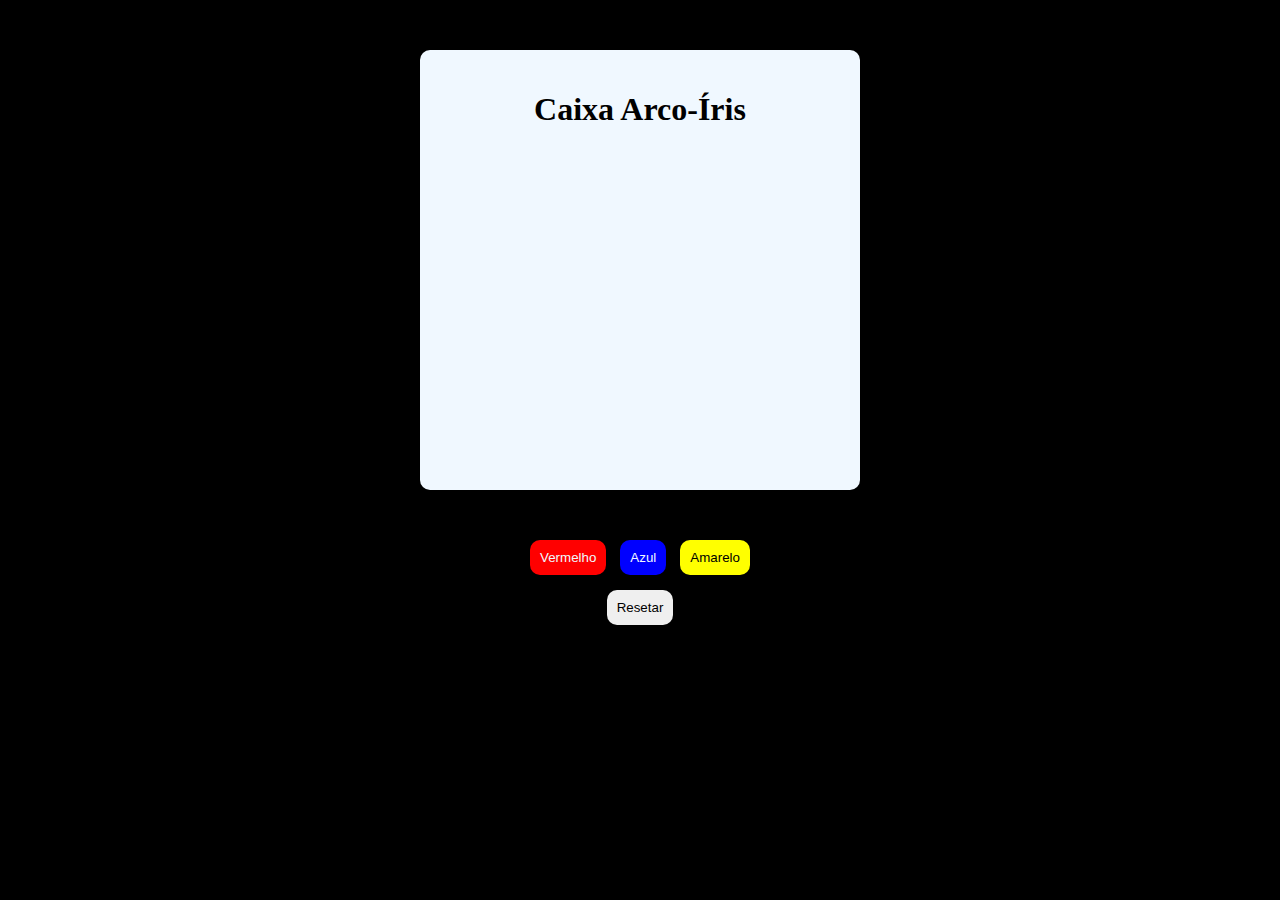
<file: exercicio-1/index.html>
<!DOCTYPE html>
<html lang="en">
<head>
    <meta charset="UTF-8">
    <meta name="viewport" content="width=device-width, initial-scale=1.0">
    <title>Document</title>
    <link rel="stylesheet" href="style.css">
</head>
<body>
    <div class="caixa">
        <h1>Caixa Arco-Íris</h1>
    </div>
    <div class="botoes">
    <button id="vermelho">Vermelho</button>
    <button id="azul">Azul</button>
    <button id="amarelo">Amarelo</button>
    </div>
    <button id="reset">Resetar</button>

    <script src="script.js"></script>
</body>
</html>
</file>
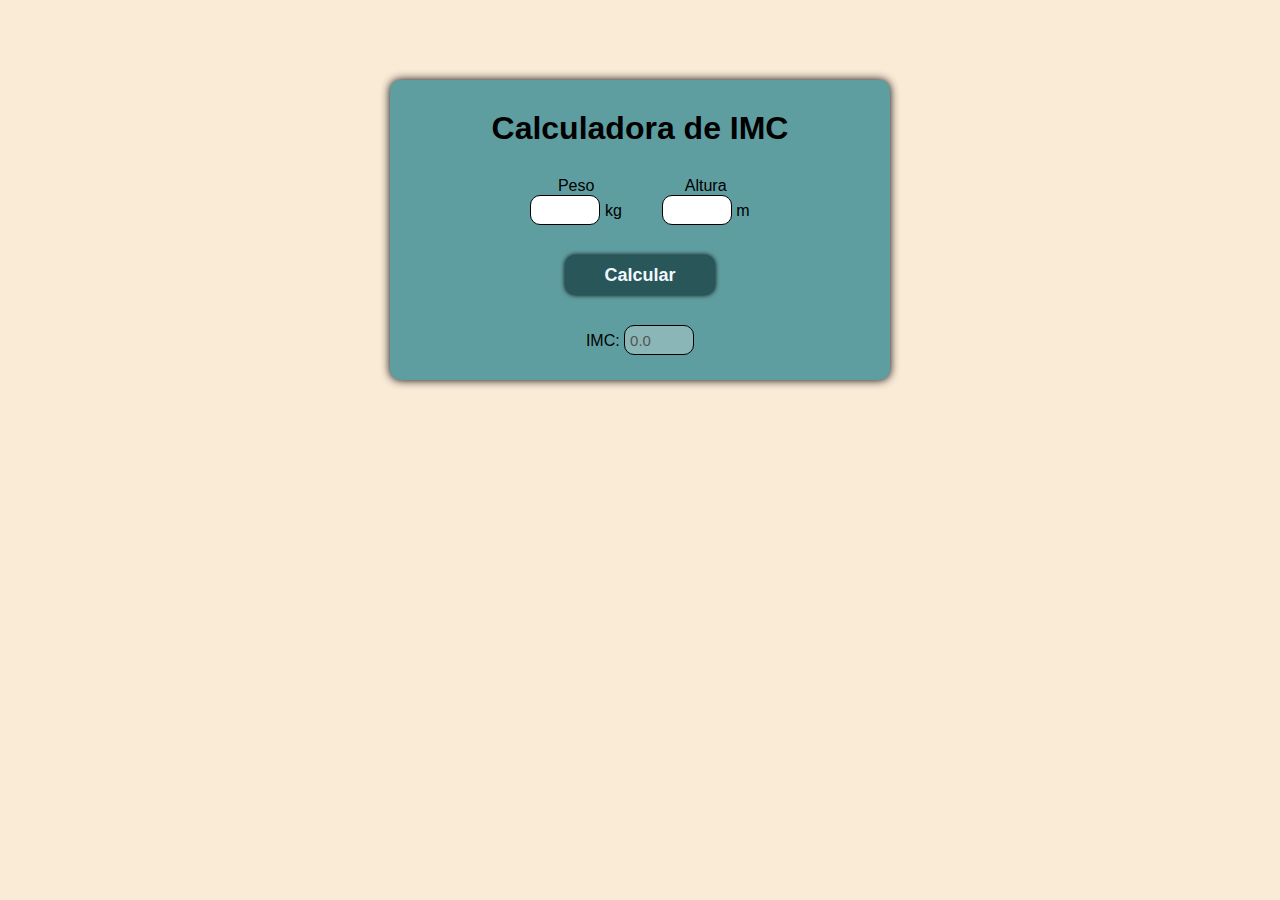
<file: exercicio-2/index.html>
<!DOCTYPE html>
<html lang="pt-br">
<head>
    <meta charset="UTF-8">
    <meta name="viewport" content="width=device-width, initial-scale=1.0">
    <title>Calculadora de IMC</title>
    <link rel="stylesheet" href="style.css">
</head>
<body>
    <main>
        <h1>Calculadora de IMC</h1>
        <form action="" method="post" id="formulario">
            <section>
                <div class="form-group">
                    <label for="peso">Peso</label><br>
                    <input type="number" name="peso" id="peso" required><span> kg</span>
                </div>
                <div class="form-group">
                    <label for="altura">Altura</label><br>
                    <input type="number" name="altura" id="altura" required><span> m</span>
                </div>
            </section>
            <button id="calcular" type="submit">Calcular</button>
            <div>
                <label for="imc">IMC: </label>
                <input type="number" name="imc" id="imc" value="0.0" disabled>
                <span id="aviso"></span>
            </div>
        </form>
        <script src="script.js"></script>
    </main>
</body>
</html>
</file>
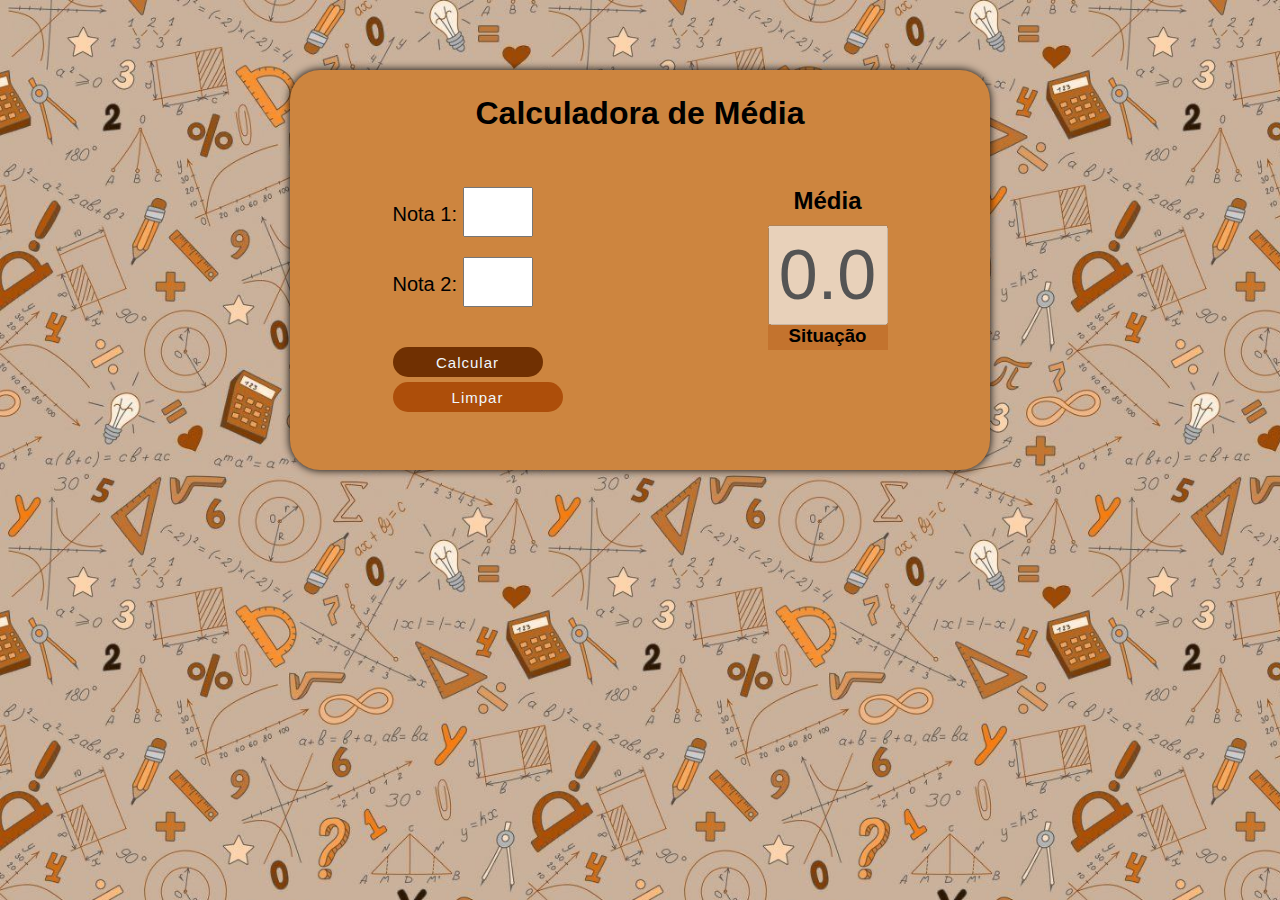
<file: exercicio-3/index.html>
<!DOCTYPE html>
<html lang="pt-br">
<head>
    <meta charset="UTF-8">
    <meta name="viewport" content="width=device-width, initial-scale=1.0">
    <title>Calculadora de Média</title>
    <link rel="stylesheet" href="style.css">
</head>
<body>
    <main>
        <h1>Calculadora de Média</h1>
        <form action="" method="post" id="formulario">
            <section class="notas">
                <div class="form-group">
                    <label for="nota1">Nota 1: </label>
                    <input type="number" name="nota1" id="nota1" min="0" max="10" required>
                </div>
                <div class="form-group">
                    <label for="nota2">Nota 2: </label>
                    <input type="number" name="nota2" id="nota2" min="0" max="10" required onblur="validarNumero()">
                </div>
                <div class="botoes">
                    <button type="submit" id="calcular">Calcular</button>
                    <button type="reset" id="limpar">Limpar</button>
                </div>
            </section>
            <section class="display-da-media">
                <h2>Média</h2>
                <input type="text" id="media" value="0.0" disabled>
                <h3 class="situacao">Situação</h3>
                <span class="aviso"></span>
            </section>
        </form>
        
    </main>
    <script src="script.js"></script>
</body>
</html>
</file>
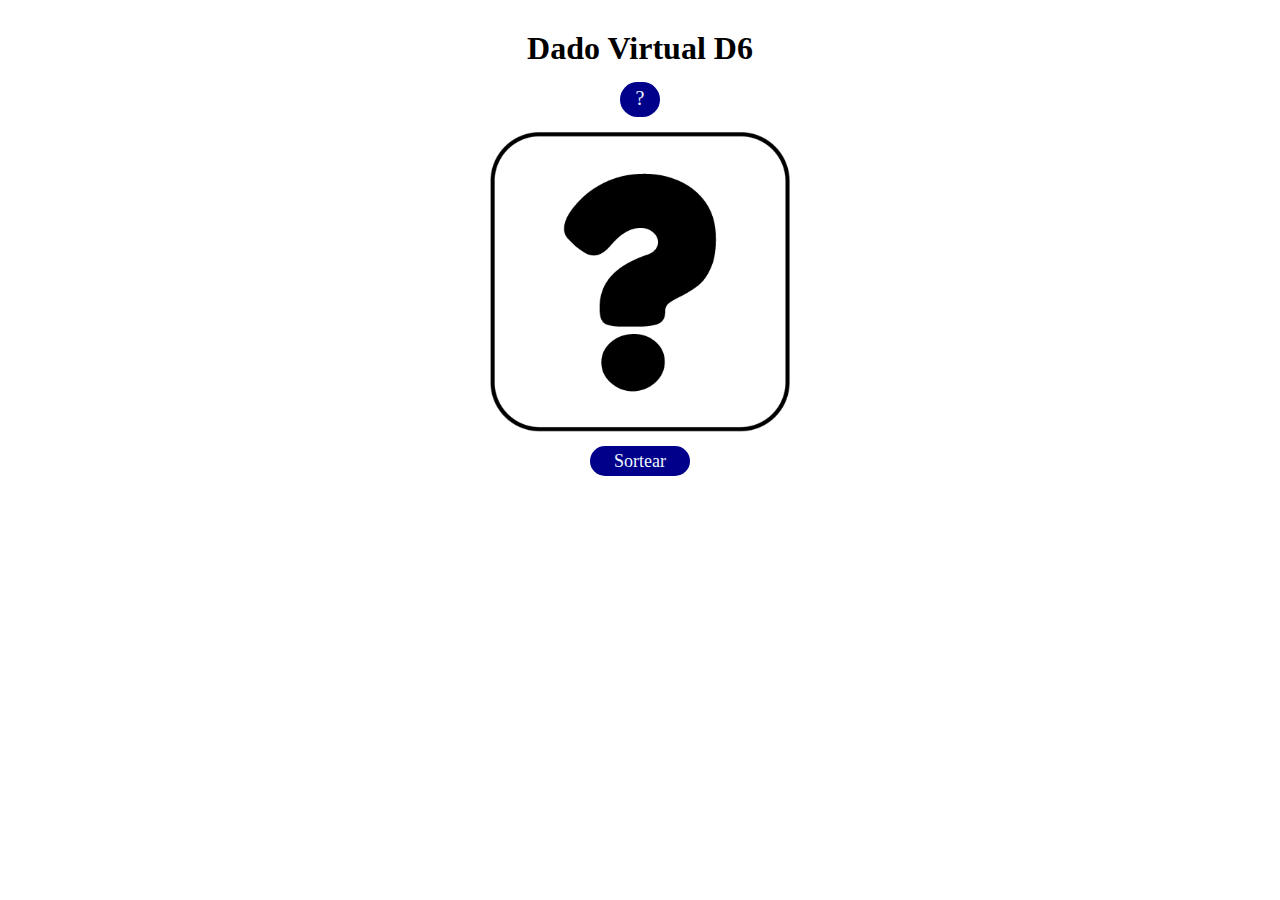
<file: exercicio-4/index.html>
<!DOCTYPE html>
<html lang="pt-br">
<head>
    <meta charset="UTF-8">
    <meta name="viewport" content="width=device-width, initial-scale=1.0">
    <title>Dado</title>
    <link rel="stylesheet" href="style.css">
</head>
<body>
    <main>
        <h1>Dado Virtual D6</h1>
        <section class="conteudo">
            <span id="sorteado">?</span>
            <figure>
                <img src="img/0.png" alt="">
            </figure>
            <button>Sortear</button>
        </section>
    </main>
    <audio controls src="assets/dado-rolando.mp3" type="audio.mp3"></audio>
    <script src="script.js"></script>
</body>
</html>
</file>
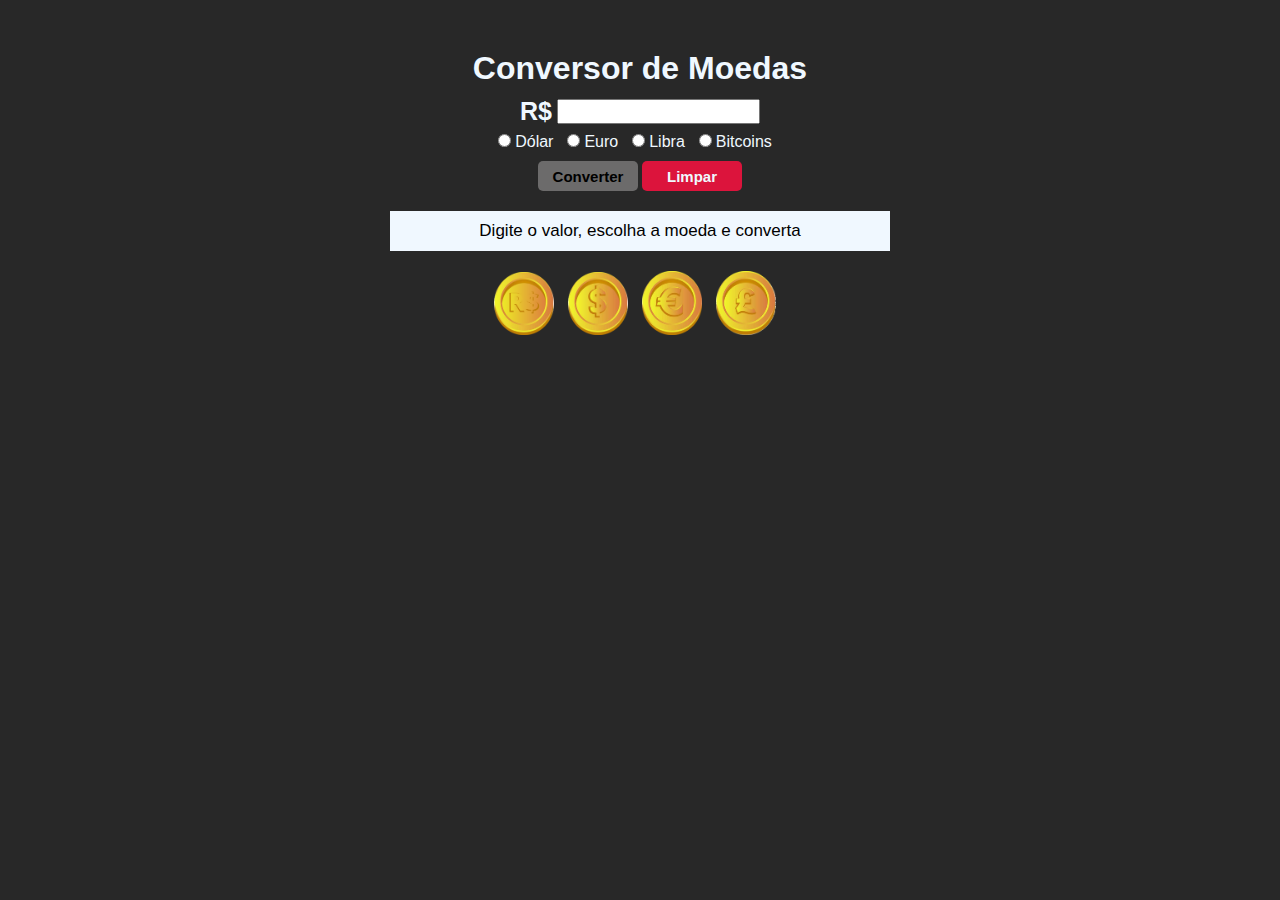
<file: exercicio-5/index.html>
<!DOCTYPE html>
<html lang="pt-br">
<head>
    <meta charset="UTF-8">
    <meta name="viewport" content="width=device-width, initial-scale=1.0">
    <title>Conversor de Moedas</title>
    <link rel="stylesheet" href="styles.css">
</head>
<body>
    <h1>Conversor de Moedas</h1>
    <main>
        <form action="" id="formulario">
        <div class="box-input-reais">
            <label for="valor-em-reais" id="reais">R$</label>
            <input type="number" id="valor-em-reais" required>
        </div>
        <div class="form-group">
            <input type="radio"  id="dolar" name="moedaEstrangeira" value="Dólar">
            <label for="dolar">Dólar</label>

            <input type="radio"  id="euro" name="moedaEstrangeira" value="Euro">
            <label for="euro">Euro</label>

            <input type="radio"  id="libra" name="moedaEstrangeira" value="Libra">
            <label for="libra">Libra</label>

            <input type="radio"  id="bitcoins" name="moedaEstrangeira" value="Bitcoins">
            <label for="bitcoins">Bitcoins</label>
        </div>
        <div class="botoes">
            <button class='converter botao-desativado' disabled onclick="ativarDesativarBotao()">Converter</button>
            <button type="reset" id="limpar">Limpar</button>
        </div>
        </form>
        <p>Digite o valor, escolha a moeda e converta</p>
        <img src="img/real.png" alt="">
        <img src="img/dolar.png" alt="">
        <img src="img/euro.png" alt="">
        <img src="img/libra.png" alt="">
    </main>
    <script src="script.js"></script>
</body>
</html>
</file>
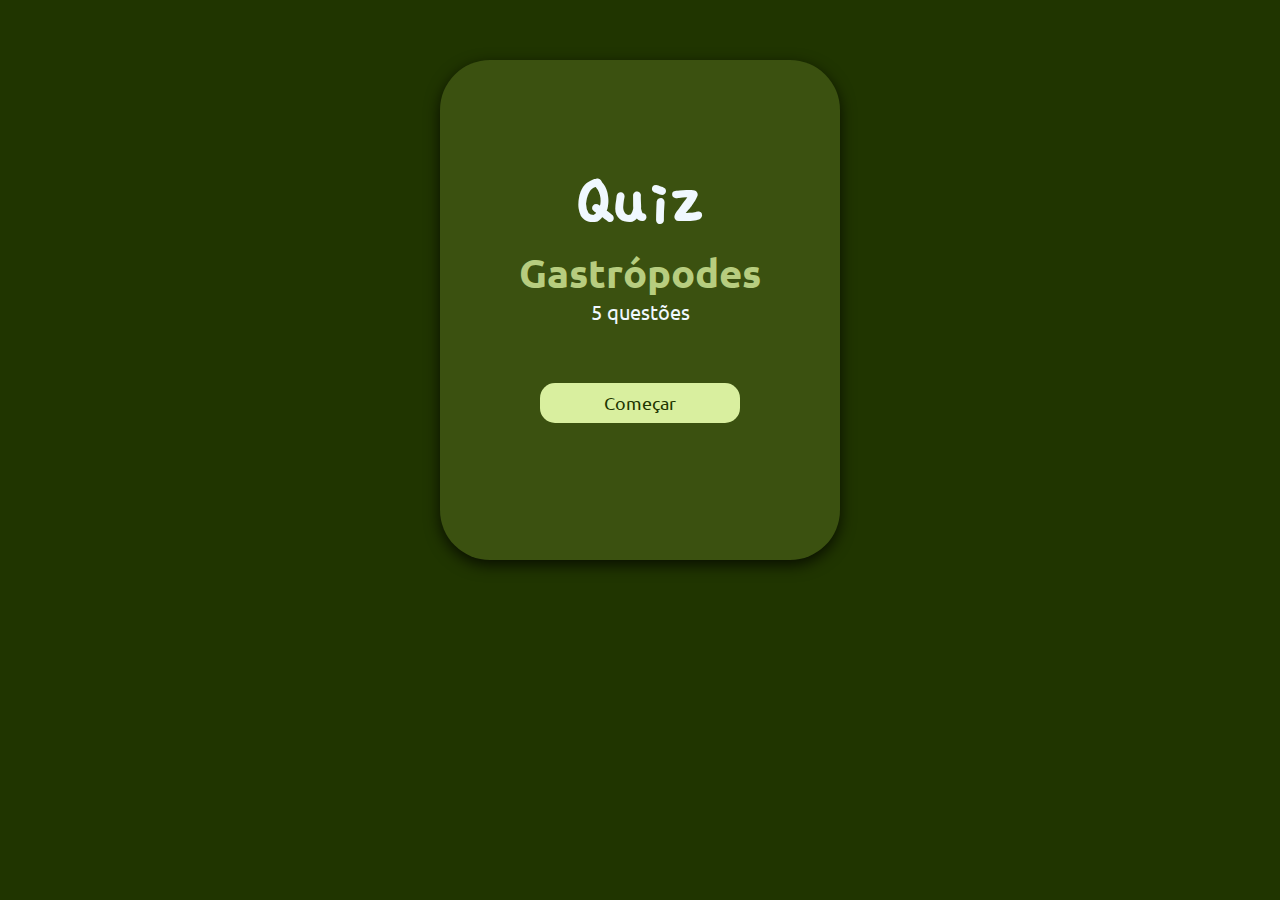
<file: exercicio-6/index.html>
<!DOCTYPE html>
<html lang="pt-br">
<head>
    <meta charset="UTF-8">
    <meta name="viewport" content="width=device-width, initial-scale=1.0">
    <title>Document</title>
    <link rel="stylesheet" href="styles.css">
</head>
<body>
    <main>
        <div class="comeco">
            <h1>Quiz</h1>
            <h2>Gastrópodes</h2>
            <span>5 questões</span><br>
            <button id="btn-comecar">Começar</button>
        </div>

        <div class="estrutura-questoes">
            <h2>Quiz – <span>Gastrópodes</span><span id="questao-ativa"> 1/5</span></h2>
            <div class="questao">
                <span id="numero-da-questao">1</span>
                <p id="pergunta">Quais são gastrópodes?</p>
            </div>

            <ol>
                <li class="opcao-a">A – Caranguejos, lagostas e camarões</li>
                <li class="opcao-b">B – Lesmas, caracóis e caramujos</li>
                <li class="opcao-c">C – Tubarões, arraias e quimeras</li>
            </ol>
        </div>

        <div class="final">
            <p id="numero-acertos">Você acertou 5 de 5 questões!</p>
            <span id="situacao"></span>
            <button id="btn-refazer">Refazer</button>
        </div>
    </main>
    <script src="script.js"></script>
</body>
</html>
</file>
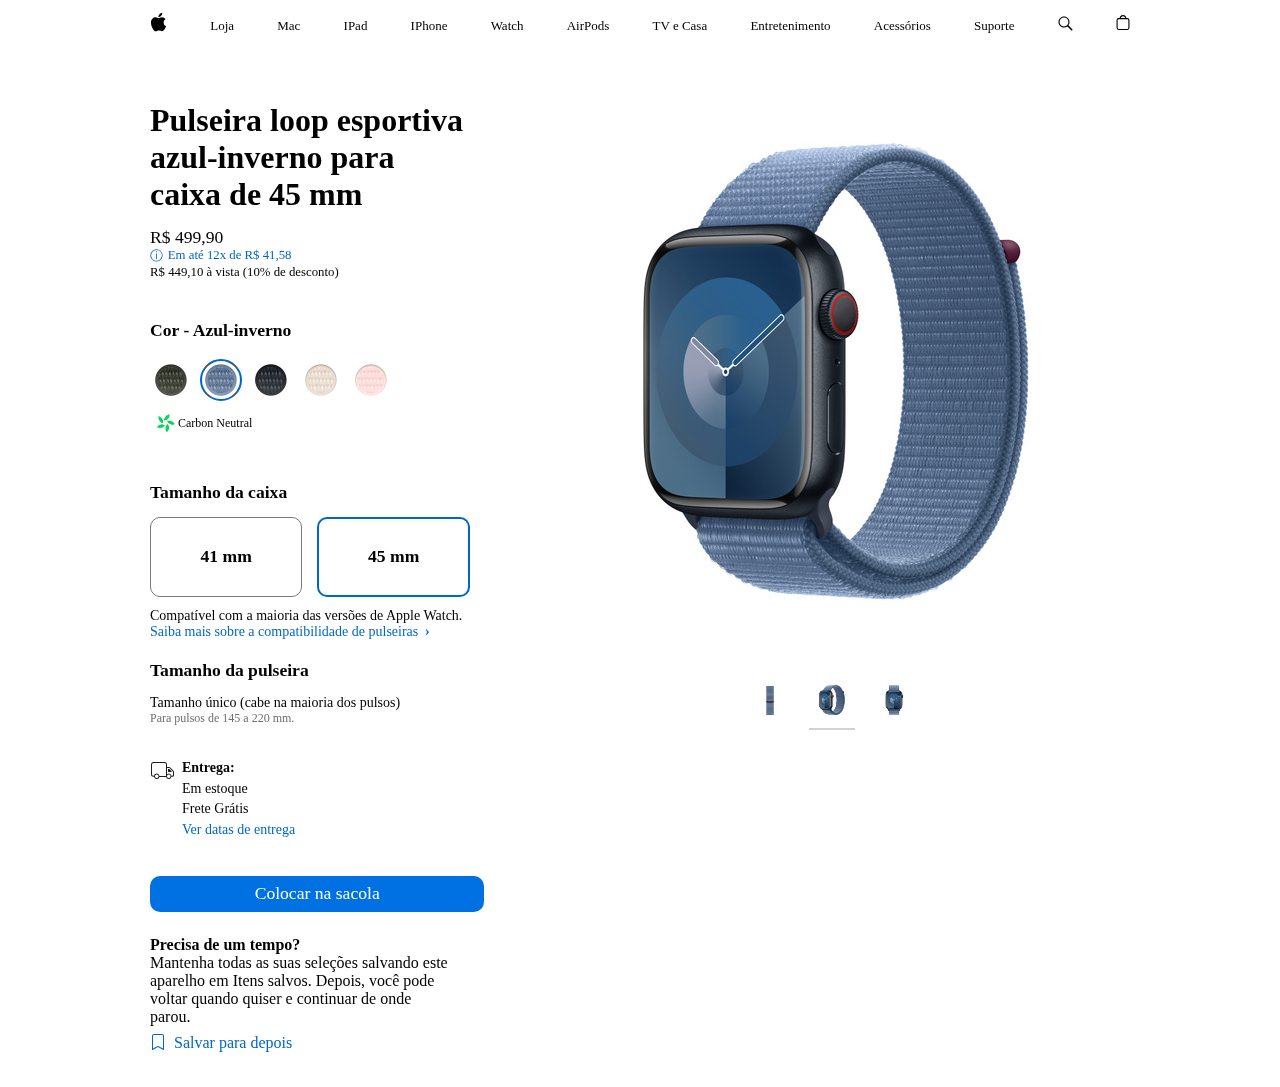
<file: exercicio-7/index.html>
<!DOCTYPE html>
<html lang="en">
  <head>
    <meta charset="UTF-8" />
    <meta name="viewport" content="width=device-width, initial-scale=1.0" />
    <title>Hashtag Watch</title>
    <link rel="stylesheet" href="./style.css" />
    <script src="script.js" defer></script>
  </head>
  <body>
    <nav>
      <ul>
        <li>
          <svg
            height="48"
            viewBox="0 0 17 48"
            width="17"
            xmlns="http://www.w3.org/2000/svg">
            <path
              d="m15.5752 19.0792a4.2055 4.2055 0 0 0 -2.01 3.5376 4.0931 4.0931 0 0 0 2.4908 3.7542 9.7779 9.7779 0 0 1 -1.2755 2.6351c-.7941 1.1431-1.6244 2.2862-2.8878 2.2862s-1.5883-.734-3.0443-.734c-1.42 0-1.9252.7581-3.08.7581s-1.9611-1.0589-2.8876-2.3584a11.3987 11.3987 0 0 1 -1.9373-6.1487c0-3.61 2.3464-5.523 4.6566-5.523 1.2274 0 2.25.8062 3.02.8062.734 0 1.8771-.8543 3.2729-.8543a4.3778 4.3778 0 0 1 3.6822 1.841zm-6.8586-2.0456a1.3865 1.3865 0 0 1 -.2527-.024 1.6557 1.6557 0 0 1 -.0361-.337 4.0341 4.0341 0 0 1 1.0228-2.5148 4.1571 4.1571 0 0 1 2.7314-1.4078 1.7815 1.7815 0 0 1 .0361.373 4.1487 4.1487 0 0 1 -.9867 2.587 3.6039 3.6039 0 0 1 -2.5148 1.3236z"></path>
          </svg>
        </li>
        <li>Loja</li>
        <li>Mac</li>
        <li>IPad</li>
        <li>IPhone</li>
        <li>Watch</li>
        <li>AirPods</li>
        <li>TV e Casa</li>
        <li>Entretenimento</li>
        <li>Acessórios</li>
        <li>Suporte</li>
        <li>
          <svg
            xmlns="http://www.w3.org/2000/svg"
            width="15px"
            height="44px"
            viewBox="0 0 15 44">
            <path
              d="M14.298,27.202l-3.87-3.87c0.701-0.929,1.122-2.081,1.122-3.332c0-3.06-2.489-5.55-5.55-5.55c-3.06,0-5.55,2.49-5.55,5.55 c0,3.061,2.49,5.55,5.55,5.55c1.251,0,2.403-0.421,3.332-1.122l3.87,3.87c0.151,0.151,0.35,0.228,0.548,0.228 s0.396-0.076,0.548-0.228C14.601,27.995,14.601,27.505,14.298,27.202z M1.55,20c0-2.454,1.997-4.45,4.45-4.45 c2.454,0,4.45,1.997,4.45,4.45S8.454,24.45,6,24.45C3.546,24.45,1.55,22.454,1.55,20z"></path>
          </svg>
        </li>
        <li>
          <svg
            height="44"
            viewBox="0 0 14 44"
            width="14"
            xmlns="http://www.w3.org/2000/svg">
            <path
              d="m11.3535 16.0283h-1.0205a3.4229 3.4229 0 0 0 -3.333-2.9648 3.4229 3.4229 0 0 0 -3.333 2.9648h-1.02a2.1184 2.1184 0 0 0 -2.117 2.1162v7.7155a2.1186 2.1186 0 0 0 2.1162 2.1167h8.707a2.1186 2.1186 0 0 0 2.1168-2.1167v-7.7155a2.1184 2.1184 0 0 0 -2.1165-2.1162zm-4.3535-1.8652a2.3169 2.3169 0 0 1 2.2222 1.8652h-4.4444a2.3169 2.3169 0 0 1 2.2222-1.8652zm5.37 11.6969a1.0182 1.0182 0 0 1 -1.0166 1.0171h-8.7069a1.0182 1.0182 0 0 1 -1.0165-1.0171v-7.7155a1.0178 1.0178 0 0 1 1.0166-1.0166h8.707a1.0178 1.0178 0 0 1 1.0164 1.0166z"></path>
          </svg>
        </li>
      </ul>
    </nav>
    <main>
      <section id="produto">
        <div id="opcoes-produto">
          <h1 id="titulo-produto">Pulseira loop esportiva azul-inverno para caixa de 45 mm</h1>
          <div class="precos">
            <p id="preco">R$ 499,90</p>
            <span id="parcelas" class="link">
              <p>&#9432</p>
              <p>Em até 12x de R$ 41,58</p>
            </span>
            <p id="a-vista">R$ 449,10 à vista (10% de desconto)</p>
          </div>
          <div id="opcoes">
            <h2 id="nome-cor-selecionada">Cor - Azul-inverno</h2>
            <ul id="selecao-cores">
              <li><input type="radio" name="opcao-cor" id="0-cor" onclick="trocarCor()"><label for="0-cor"><img src="img/opcoes-cores/verde-cipreste.jpeg" alt="" srcset=""></label></li>
              <li><input type="radio" name="opcao-cor" id="1-cor" onclick="trocarCor()" checked><label for="1-cor"><img src="img/opcoes-cores/azul-inverno.jpeg" alt="" srcset=""></label></li>
              <li><input type="radio" name="opcao-cor" id="2-cor" onclick="trocarCor()"><label for="2-cor"><img src="img/opcoes-cores/meia-noite.jpeg" alt="" srcset=""></label></li>
              <li><input type="radio" name="opcao-cor" id="3-cor" onclick="trocarCor()"><label for="3-cor"><img src="img/opcoes-cores/estelar.jpeg" alt="" srcset=""></label></li>
              <li><input type="radio" name="opcao-cor" id="4-cor" onclick="trocarCor()"><label for="4-cor"><img src="img/opcoes-cores/rosa-claro.jpeg" alt="" srcset=""></label></li>
            </ul>
            <div id="selo-carbono">
              <img src="img/outros-recursos/neutralidade-c.jpeg" alt="">
              <p>Carbon Neutral</p>
            </div>
            <div id="tamanho-caixa">
              <h2>Tamanho da caixa</h2>
              <div id="opcoes-tamanho">
                <input type="radio" name="opcao-tamanho" id="0-tamanho" onclick="trocarTamanho()">
                <label for="0-tamanho">41 mm</label>
                <input type="radio" name="opcao-tamanho" id="1-tamanho" onclick="trocarTamanho()" checked>
                <label for="1-tamanho">45 mm</label>
              </div>
              <div id='disclaimer'>
                <p>Compatível com a maioria das versões de Apple Watch.
                </p>
                <p id='saiba-mais' class="link">Saiba mais sobre a compatibilidade de pulseiras <b>&#8250;</b>
                </p>
              </div>
              <div id="info-extra">
                <h2>Tamanho da pulseira
                </h2>
                <p id="info-principal">Tamanho único (cabe na maioria dos pulsos)
                </p>
                <p id="info-secundaria">Para pulsos de 145 a 220 mm.
                </p>
              </div>
            </div>
            <div id="entrega">
              <div id="icone">
                <svg viewBox="0 0 25 25" class="as-svgicon as-svgicon-boxtruck as-svgicon-reduced as-svgicon-boxtruckreduced" role="img" aria-hidden="true" width="25px" height="25px"><path fill="none" d="M0 0h25v25H0z"></path><path fill="#1d1d1f" d="m23.482 12.847-2.92-3.209A1.947 1.947 0 0 0 18.985 9H17V6.495a2.5 2.5 0 0 0-2.5-2.5h-11a2.5 2.5 0 0 0-2.5 2.5v9.75a2.5 2.5 0 0 0 2.5 2.5h.548A2.746 2.746 0 0 0 6.75 21.02 2.618 2.618 0 0 0 9.422 19h6.681a2.744 2.744 0 0 0 5.347-.23h.735A1.656 1.656 0 0 0 24 16.98v-2.808a1.937 1.937 0 0 0-.518-1.325ZM8.426 18.745a1.74 1.74 0 0 1-3.352 0 1.577 1.577 0 0 1 .015-1 1.738 1.738 0 0 1 3.322 0 1.578 1.578 0 0 1 .015 1ZM9.447 18a2.726 2.726 0 0 0-5.394-.255H3.5a1.502 1.502 0 0 1-1.5-1.5v-9.75a1.502 1.502 0 0 1 1.5-1.5h11a1.502 1.502 0 0 1 1.5 1.5V18Zm10.972.77a1.738 1.738 0 0 1-3.337 0 1.573 1.573 0 0 1 0-1 1.742 1.742 0 1 1 3.337 1ZM23 16.98c0 .569-.229.79-.815.79h-.735A2.73 2.73 0 0 0 17 16.165V10h1.986a.976.976 0 0 1 .838.314l2.927 3.214a.95.95 0 0 1 .249.644Zm-1.324-3.36a.512.512 0 0 1 .174.38h-3.306a.499.499 0 0 1-.544-.528V11h1.073a.76.76 0 0 1 .594.268Z"></path></svg>
              </div>
              <div id="informacoes-entrega">
                <span>Entrega:</span>
                <p id="disponibilidade">Em estoque</p>
                <p id="valor-frete">Frete Grátis</p>
                <p id="tempo-entrega" class="link">Ver datas de entrega</p>
              </div>
            </div>
            <div id="comprar">
              <button id="adicionar-a-sacola">Colocar na sacola</button>
              <div id="comprar-depois">
                <span>Precisa de um tempo?</span>
                <p>Mantenha todas as suas seleções salvando este aparelho em Itens salvos. Depois, você pode voltar quando quiser e continuar de onde parou.</p>
                <p class="link" id="salvar-depois"><svg xmlns="http://www.w3.org/2000/svg" width="16" height="16" fill="currentColor" class="bi bi-bookmark" viewBox="0 0 16 16">
                  <path d="M2 2a2 2 0 0 1 2-2h8a2 2 0 0 1 2 2v13.5a.5.5 0 0 1-.777.416L8 13.101l-5.223 2.815A.5.5 0 0 1 2 15.5zm2-1a1 1 0 0 0-1 1v12.566l4.723-2.482a.5.5 0 0 1 .554 0L13 14.566V2a1 1 0 0 0-1-1z"/>
                </svg> Salvar para depois</p>
              </div>
            </div>
          </div>
        </div>
        <div id="visualizacao">
          <img src="img/opcoes-cores/imagens-azul-inverno/imagem-1.jpeg" alt="" id="imagem-visualizacao">
          <ul id="selecionar-imagem">
            <li><input type="radio" name="opcao-imagem" id="0-imagem" onclick="trocarImagem()"><label for="0-imagem"><img src="img/opcoes-cores/imagens-azul-inverno/imagem-0.jpeg" alt="" srcset="" id="0-imagem-miniatura"></label></li>
            <li><input type="radio" name="opcao-imagem" id="1-imagem" onclick="trocarImagem()" checked><label for="1-imagem"><img src="img/opcoes-cores/imagens-azul-inverno/imagem-1.jpeg" alt="" srcset="" id="1-imagem-miniatura"></label></li>
            <li><input type="radio" name="opcao-imagem" id="2-imagem" onclick="trocarImagem()"><label for="2-imagem"><img src="img/opcoes-cores/imagens-azul-inverno/imagem-2.jpeg" alt="" srcset="" id="2-imagem-miniatura"></label></li>
          </ul>
        </div>
      </section>
      <section id="carbon-neutral"></section>
      <section id="informacoes"></section>
      <section id="compatibilidade"></section>
      <section id="outros"></section>
    </main>
  </body>
</html>
</file>
<file: exercicio-1/style.css>
body {
    background-color: black;
}

.caixa {
    padding: 20px;
    background-color: aliceblue;
    width: 400px;
    height: 400px;
    margin: 50px auto;
    border-radius: 10px;
}

h1 {
    text-align: center;
}

.botoes {
    text-align: center;
    width: 400px;
    height: 50px;
    margin: 0 auto;
}

button {
    padding: 10px;
    border-style: none;
    border-radius: 10px;
    cursor: pointer;
    margin: 0 5px;
}

#vermelho {background-color: red; color: aliceblue;}
#azul {background-color: blue; color: aliceblue;}
#amarelo {background-color: yellow;}

#reset {display: block; margin: 0 auto;}

.caixa-vermelha {background-color: red;}
.caixa-azul {background-color: blue;}
.caixa-amarela {background-color: yellow;}
</file>
<file: exercicio-2/style.css>
* {
    margin: 0;
    padding: 0;
    box-sizing: border-box;
}

body {
    background-color:antiquewhite;
}

main {
    width: 500px;
    height: 300px;
    background-color: cadetblue;
    margin: 80px auto;
    border-radius: 10px;
    box-shadow: 0 0 10px #000;
    text-align: center;
}

h1 {
    font-family: Verdana, Geneva, Tahoma, sans-serif;
    text-align: center;
    padding: 30px;
}

label {
    font-family: Verdana, Geneva, Tahoma, sans-serif;
}

section {
    display: flex;
    justify-content: center;
    gap: 40px;
}

input {
    width: 70px;
    height: 30px;
    border-radius: 10px;
    border-style: none;
    border: 1px solid black;
    font-family: Verdana, Geneva, Tahoma, sans-serif;
    font-size: 15px;
    padding: 5px;
}

span {
    font-family: Verdana, Geneva, Tahoma, sans-serif;
}

#calcular {
    width: 150px;
    height: 40px;
    border-radius: 10px;
    border-style: none;
    background-color: rgb(41, 86, 88);
    font-family: Verdana, Geneva, Tahoma, sans-serif;
    color: aliceblue;
    font-size: 18px;
    font-weight: 700;
    box-shadow: 0 0 5px #000;
    margin: 30px;
    cursor: pointer;
}
</file>
<file: exercicio-3/style.css>
* {
    padding: 0;
    margin: 0;
    box-sizing: border-box;
}

body {
    background-image: url("fundo-escola.jpg");
    background-size: contain;
}

main {
    background-color:peru;
    width: 700px;
    height: 400px;
    margin: 70px auto;
    border-radius: 30px;
    box-shadow: 0 0 8px #000;
}

h1, h2, h3, span, label, button, input {font-family: 'Franklin Gothic Medium', 'Arial Narrow', Arial, sans-serif;}

h1 {
    text-align: center;
    padding: 25px;
}

#formulario {
    display: flex;
    justify-content: space-around;
    margin-top: 30px;
}

/*parte da esquerda*/

.form-group > label {
    font-size: 20px;
}

.form-group > input {
    width: 70px;
    height: 50px;
    margin-bottom: 20px;
    text-align: center;
    font-size: 25px;
    
}

button {
    height: 30px;
    border-style: none;
    border-radius: 20px;
    letter-spacing: 1px;
    font-size: 15px;
    cursor: pointer;
}

#calcular {
    width: 150px;
    background-color: rgb(112, 48, 2);
    color: aliceblue;
}

#limpar {
    width: 170px;
    background-color: rgb(173, 78, 10);
    color: aliceblue;
}

.botoes {
    display: flex;
    flex-direction: column;
    gap: 5px;
    margin-top: 20px;
}

/*parte da direita*/

.display-da-media {
    display: flex;
    flex-direction: column;
    align-items: center;
}

h2 {
    text-align: center;
    margin-bottom: 10px;
    font-size: 25;
}

#media {
    width: 120px;
    height: 100px;
    font-size: 70px;
    text-align: center;
}

.situacao {
    background-color: rgba(173, 78, 10, 0.318);
    text-align: center;
    width: 120px;
    height: 25px;
}

.aprovado {background-color: rgb(18, 168, 18);}
.reprovado {background-color: rgb(249, 47, 47);}
.recuperacao {background-color: rgb(239, 239, 104);}

.aviso-ativado {
    background-color: rgb(173, 32, 10); 
    color: aliceblue;
    margin-top: 25px;
    width: 200px;
    height: 30px;
    text-align: center;
    padding: 5px;
}
</file>
<file: exercicio-4/style.css>
* {
    margin: 0;
    padding: 0;
    box-sizing: border-box;
}

main {
    margin-top: 30px;
}

h1, span, button {
    font-family: Cambria, Cochin, Georgia, Times, 'Times New Roman', serif;
    text-align: center;
}

.conteudo {
    text-align: center;
}

#sorteado {
    background-color:darkblue;
    color: aliceblue;
    font-size: 20px;
    display: block;
    width: 40px;
    height: 35px;
    border-radius: 50px;
    margin: 15px auto;
    padding: 5px;
    justify-content: center;
}

button {
    margin-top: 10px;
    background-color: darkblue;
    color: aliceblue;
    width: 100px;
    height: 30px;
    border-style: none;
    border-radius: 30px;
    font-size: 18px;
    cursor: pointer;
}

audio {
    display: none;
}

img {
    width: 300px;
    height: 300px;
}

@keyframes mover {
    0% {
        transform: rotate(45deg); 
       }
    50% {
        transform:scale(50%); 
    }
    100% {
        transform: rotate(-45deg); 
    }
}

@keyframes aparecer {
    to {
        opacity: 0;
    }
    from {
        opacity: 1;
    }
}

.animar {
    animation: mover 0.5s infinite alternate;
}

.aparecer {
    animation: aparecer 1.5s ease-in;
}
</file>
<file: exercicio-5/styles.css>
* {
    margin: 0;
    padding: 0;
    box-sizing: border-box;
}

body {
    background-color: rgb(40, 40, 40);
}

h1, label, input, button {
    font-family: Arial, Helvetica, sans-serif;
    color: aliceblue;
}

h1 {
    margin-top: 50px;
    text-align: center;
    margin-bottom: 10px;
}

main {
    text-align: center;
}

.box-input-reais {
    display: flex;
    justify-content: center;
    align-items: center;
    gap: 5px;
    margin-bottom: 7px;
}

#reais {font-size: 25px; font-weight: 700;}
#valor-em-reais {height: 25px; color: black; font-size: 15px; text-align: center;}

.form-group label {margin-right: 10px;}

.botoes {
    margin-top: 10px;
}

button {
    width: 100px; 
    height: 30px; 
    border-radius: 5px; 
    border-style: none;
    font-size: 15px;
    font-weight: 700;
    cursor: pointer;
}

.converter {background-color: rgb(218, 224, 27); color: black;}
#limpar {background-color: crimson;}

.botao-desativado {background-color: rgb(108, 107, 107); cursor: auto;}

p {
    background-color: aliceblue;
    width: 500px;
    height: 40px;
    text-align: center;
    padding: 10px;
    margin: 20px auto;
    font-size: 17px;
    font-family: Arial, Helvetica, sans-serif
}

img {
    width: 60px;
    margin-right: 10px;
    animation: quicar 2s linear infinite;
}

@keyframes quicar {
    0% {
        transform: translateY(0px);
    }

    50% {
        transform: translateY(20px);
    }

    100% {
        transform: translateY(0px);
    }
}
</file>
<file: exercicio-6/styles.css>
@import url('https://fonts.googleapis.com/css2?family=Single+Day&family=Ubuntu:wght@400;700&display=swap');

* {
    margin: 0;
    padding: 0;
    box-sizing: border-box;
}

body {background-color: #203500;}

main {
    background-color: #3b5110;
    border-radius: 50px;
    box-shadow: rgba(0, 0, 0, 0.75) 0px 5px 15px;;
    width: 400px;
    height: 500px;
    margin: 60px auto;
    display: flex;
    flex-direction: column;
    justify-content: center;
}

h1, span, p, h2, li {
    color: aliceblue;
}

.estrutura-questoes {display: none;}
/* .comeco {display: none;} */
.final {display: none;}

/* Página Inicial do Quiz */

.comeco h1 {
    font-family: 'Single Day', cursive;
    font-size: 70px;
    max-width: fit-content;
    margin: 0 auto;
}

.comeco h2 {
    color: #b7cd7f;
    font-family: 'Ubuntu', sans-serif;
    font-size: 40px;
    max-width: fit-content;
    margin: 0 auto;
}

.comeco span {
    display: block;
    max-width: fit-content;
    margin: 0 auto;
    font-family: 'Ubuntu', sans-serif;
    font-size: 20px;
}

.comeco button {
    margin: 40px auto;
    display: block;
    width: 200px;
    height: 40px;
    border-radius: 15px;
    border-style: none;
    background-color: #d9ef9f;
    color: #203500;
    font-family: 'Ubuntu', sans-serif;
    font-size: 18px;
    cursor: pointer;
    transition-duration: 1s;
}

.comeco button:hover {
    box-shadow: rgb(85, 91, 255) 0px 0px 0px 2px, rgb(31, 193, 27) 0px 0px 0px 4px, rgb(255, 217, 19) 0px 0px 0px 6px, rgb(255, 156, 85) 0px 0px 0px 8px, rgb(255, 85, 85) 0px 0px 0px 10px;
}

/*Estrutura das Questões*/

.estrutura-questoes h2 {
    font-family: 'Single Day', cursive;
    font-size: 35px;
    width: 400px;
    background-color: #203500;
    text-align: center;
}

.estrutura-questoes h2 span {
    font-family: 'Ubuntu', sans-serif;
    font-size: 25px;
}

.estrutura-questoes .questao {
    display: flex;
    gap: 10px;
    margin: 20px 0 0 20px;
}

#numero-da-questao {
    background-color: #203500;
    display: block;
    border-radius: 35px;
    font-family: 'Ubuntu', sans-serif;
    font-size: 25px;
    color: aliceblue;
    width: 35px;
    height: 35px;
    text-align: center;
    padding: 2px;
}

#pergunta {
    font-family: 'Ubuntu', sans-serif;
    font-size: 25px;
    max-width: 315px;
}

ol {
    display: block;
    margin: 20px 0 0 20px;
    max-width: fit-content;
}

li {
    list-style-type: none;
    margin-bottom: 10px;
    font-family: 'Ubuntu', sans-serif;
    font-size: 25px;
    background-color: #31470b;
    border-radius: 8px;
    width: 360px;
    height: fit-content;
    padding: 6px;
    cursor: pointer;
}

li:hover {
    background-color: #203500;
}

/* Final */

.final p {
    font-family: 'Ubuntu', sans-serif;
    font-size: 30px;
    text-align: center;
    max-width: 400px;
}

.final span {
    font-family: 'Ubuntu', sans-serif;
    display: block;
    text-align: center;
    font-size: 40px;
    margin-top: 10px;
}

.final button {
    margin: 40px auto;
    display: block;
    width: 200px;
    height: 40px;
    border-radius: 15px;
    border-style: none;
    background-color: #d9ef9f;
    color: #203500;
    font-family: 'Ubuntu', sans-serif;
    font-size: 18px;
    cursor: pointer;
    transition-duration: 1s;
}

.final button:hover {
    box-shadow: rgb(85, 91, 255) 0px 0px 0px 2px, rgb(31, 193, 27) 0px 0px 0px 4px, rgb(255, 217, 19) 0px 0px 0px 6px, rgb(255, 156, 85) 0px 0px 0px 8px, rgb(255, 85, 85) 0px 0px 0px 10px;
}
</file>
<file: exercicio-7/style.css>
@font-face {
  font-family: 'San Francisco';
  font-weight: 400;
  src: url('https://applesocial.s3.amazonaws.com/assets/styles/fonts/sanfrancisco/sanfranciscodisplay-regular-webfont.woff');
}

* {
  margin: 0;
  padding: 0;
  box-sizing: border-box;
  font-family: 'San Francisco';
  list-style-type: none;
}
:root {
  display: flex;
  flex-direction: column;
  align-items: center;
}

body {
  height: 100dvh;
}

nav {
  width: 61.25rem;
  & > ul {
    display: flex;
    width: 100%;
    justify-content: space-between;
    align-items: center;
    cursor: pointer;
    font-size: small;
  }
}

main {
  margin: 3.125rem auto;
  width: 61.25rem;
}

#produto {
  display: flex;
  & > #opcoes-produto {
    flex-grow: 0;
    flex-basis: 33.33333%;
  }
  & > #visualizacao {
    flex-grow: 0;
    flex-basis: 66.66666%;
  }
}

.link {
  color: #0066cc;
  cursor: pointer;
  &:hover {
    text-decoration: underline;
  }
}

#opcoes-produto {
  display: flex;
  flex-direction: column;
  & > h1 {
    width: 20rem;
    font-size: 2rem;
  }
}

.precos {
  margin: 0.875rem 0 0;
  padding: 0 0 0.625rem;
  font-size: 1.1rem;
  & > #parcelas {
    font-size: 0.8rem;
    color: #0066cc;
    display: flex;
    & :first-child {
      width: fit-content;
      margin-right: 0.3rem;
    }
    & p {
      width: fit-content;
    }
  }
  & #a-vista {
    font-size: 0.8rem;
  }
}

#opcoes {
  margin: 1.875rem 0 0;
  & h2 {
    font-size: 1.1rem;
  }
  & ul {
    display: flex;
    padding: 1.1rem 0 0 0;
    & li {
      margin: 0 0.5rem 0.5rem 0;
      & input {
        display: none;
      }
      & label {
        display: flex;
        justify-content: center;
        align-items: center;
        cursor: pointer;
        height: 2.625rem;
        width: 2.625rem;
        & > img {
          width: 2rem;
          mix-blend-mode: color;
        }
      }
      & input[type='radio']:checked + label {
        border-radius: 50%;
        border: 0.125rem solid #0066cc;
      }
    }
  }
}

#selo-carbono {
  display: flex;
  align-items: center;
  padding: 0.125rem 0 1rem 0.1875rem;
  & img {
    width: 1.5625rem;
  }
  & p {
    font-size: 0.75rem;
  }
}

#tamanho-caixa {
  margin-top: 1.875rem;
  & > div#opcoes-tamanho {
    display: flex;
    gap: 0.9375rem;
    & input {
      display: none;
    }
    & label {
      flex-basis: 50%;
      font-size: 1.1rem;
      font-weight: bold;
      height: 5rem;
      display: flex;
      justify-content: center;
      align-items: center;
      margin: 0.875rem 0 0;
      border: 0.00625rem solid #797979;
      border-radius: 0.625rem;
      cursor: pointer;
    }
    & input[type='radio']:checked + label {
      border: 0.125rem solid #0066cc;
    }
  }
}

#disclaimer {
  margin-top: 0.7rem;
  display: flex;
  flex-direction: column;
  font-size: 0.875rem;
  & > #saiba-mais {
    & > b {
      margin-left: 0.2rem;
    }
  }
}

#info-extra {
  padding-top: 1.25rem;
  display: flex;
  flex-direction: column;
  & > #info-principal {
    margin-top: 0.875rem;
    font-size: 0.875rem;
  }

  & > #info-secundaria {
    font-size: 0.75rem;
    color: #6e6e73;
  }
}

#entrega {
  padding: 2rem 0 0;
  font-size: 0.875rem;
  display: flex;
  position: relative;
  & > #icone {
    position: absolute;
    top: 2rem;
  }
  & #informacoes-entrega {
    line-height: 1.3rem;
    position: relative;
    left: 2rem;
    & > span {
      font-weight: bold;
    }
  }
}

#comprar {
  margin: 2.2rem 0;
  & > #adicionar-a-sacola {
    all: unset;
    cursor: pointer;
    width: 100%;
    text-align: center;
    font-size: 1.1rem;
    font-weight: 500;
    background-color: #0071e3;
    color: #fff;
    border-radius: 0.625rem;
    padding: 0.45rem;

    &:hover {
      background-color: #057bf1;
    }
  }
}

#comprar-depois {
  padding: 1.5rem 0 0;
  & > span {
    font-weight: bold;
  }
  & p {
    margin: 0 1.25rem 0 0;
  }
  & p:has(> svg) {
    display: flex;
    align-items: start;
    gap: 0.5rem;
    padding: 0.5rem 0 0;
  }
}

#visualizacao {
  margin: 0 0 0 5rem;
}

#selecionar-imagem {
  display: flex;
  justify-content: center;
  & li {
    padding: 0 1rem 0 0;
    & input {
      display: none;
    }
    & label > img {
      width: 2.875rem;
      padding: 0.25rem;
      padding-bottom: 0.5rem;
      cursor: pointer;
      border-bottom: 0.125rem solid hsla(0, 0%, 100%, 0);
      &:hover {
        border-color: #e8e8ed;
      }
    }
    & input[type='radio']:checked + label > img {
      border-color: #d2d2d6;
    }
  }
}

.caixa-pequena {
  transform: scale(0.9);
}
</file>
